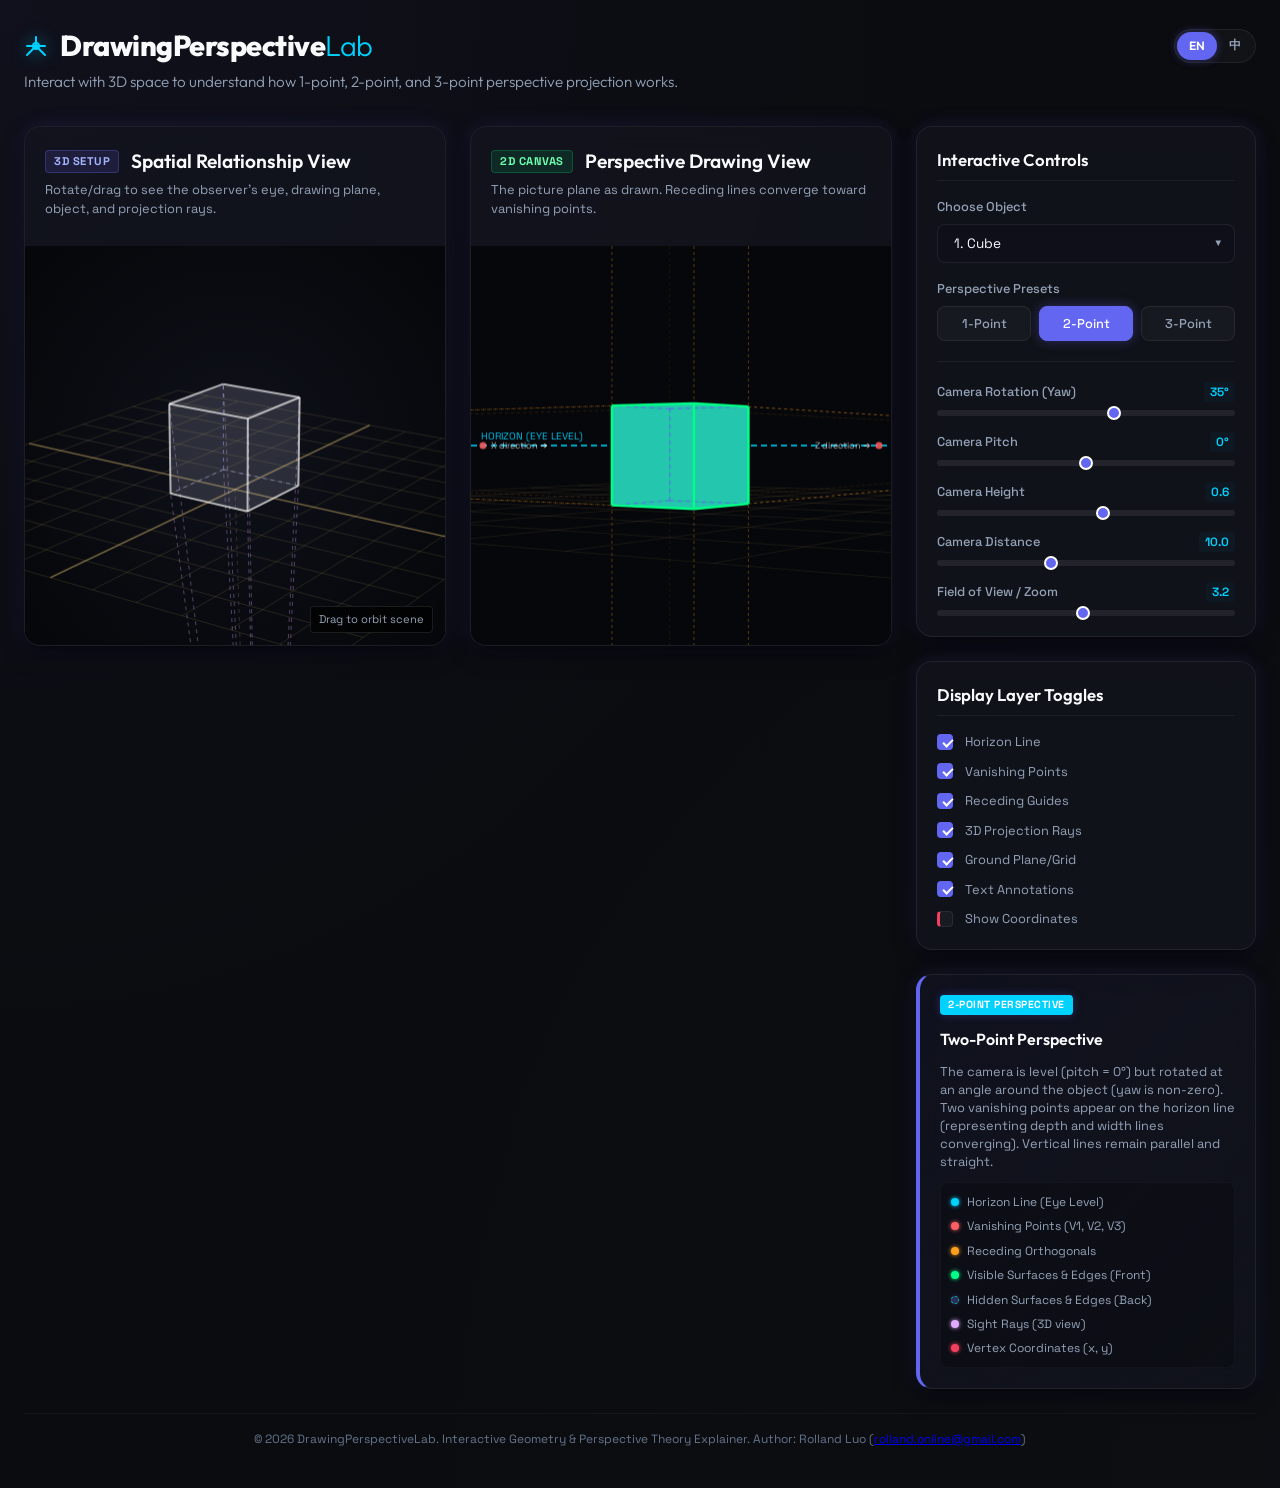
<file: index.html>
<!DOCTYPE html>
<html lang="en">

<head>
  <meta charset="UTF-8">
  <meta name="viewport" content="width=device-width, initial-scale=1.0">
  <title>Interactive Perspective Drawing Explainer</title>
  <!-- Google Fonts -->
  <link rel="preconnect" href="https://fonts.googleapis.com">
  <link rel="preconnect" href="https://fonts.gstatic.com" crossorigin>
  <link
    href="https://fonts.googleapis.com/css2?family=Space+Grotesk:wght@400;500;700&family=Outfit:wght@300;400;600;800&display=swap"
    rel="stylesheet">
  <!-- Stylesheets -->
  <link rel="stylesheet" href="styles.css?v=10">
</head>

<body>
  <div class="app-container">
    <header class="app-header">
      <div class="header-main-row">
        <div class="header-logo">
          <svg width="24" height="24" viewBox="0 0 24 24" fill="none" xmlns="http://www.w3.org/2000/svg">
            <path d="M21 21L12 12M12 12L3 21M12 12V3M12 12H21M12 12H3" stroke="currentColor" stroke-width="2"
              stroke-linecap="round" />
            <circle cx="12" cy="12" r="3" stroke="currentColor" stroke-width="2" />
          </svg>
          <h1>DrawingPerspective<span>Lab</span></h1>
        </div>
        <div class="lang-switch-container">
          <button class="lang-btn active" id="btn-lang-en">EN</button>
          <button class="lang-btn" id="btn-lang-zh">中</button>
        </div>
      </div>
      <p class="header-subtitle" id="header-subtitle">Interact with 3D space to understand how 1-point, 2-point, and
        3-point perspective projection works.</p>
    </header>

    <main class="app-layout">
      <!-- Visualizer Section -->
      <section class="visualizer-container">
        <!-- 3D Scene Viewer Card -->
        <div class="card canvas-card" id="setup-card">
          <div class="card-header">
            <div class="card-title-group">
              <span class="badge badge-primary" id="setup-badge">3D Setup</span>
              <h2 id="setup-title">Spatial Relationship View</h2>
            </div>
            <p class="card-description" id="setup-desc">Rotate/drag to see the observer's eye, drawing plane, object,
              and projection rays.</p>
          </div>
          <div class="canvas-wrapper">
            <canvas id="setup-canvas"></canvas>
            <div class="canvas-overlay-hint" id="setup-hint">Drag to orbit scene</div>
          </div>
        </div>

        <!-- 2D Projected Canvas Card -->
        <div class="card canvas-card" id="perspective-card">
          <div class="card-header">
            <div class="card-title-group">
              <span class="badge badge-success" id="persp-badge">2D Canvas</span>
              <h2 id="persp-title">Perspective Drawing View</h2>
            </div>
            <p class="card-description" id="persp-desc">The picture plane as drawn. Receding lines converge toward
              vanishing points.</p>
          </div>
          <div class="canvas-wrapper">
            <canvas id="perspective-canvas"></canvas>
          </div>
        </div>
      </section>

      <!-- Sidebar Controls Section -->
      <aside class="controls-sidebar">
        <!-- Configuration Card -->
        <div class="card">
          <h3 id="controls-title">Interactive Controls</h3>

          <!-- Object Selection -->
          <div class="control-group">
            <label for="object-select" id="label-object-select">Choose Object</label>
            <div class="select-wrapper">
              <select id="object-select">
                <option value="cube" selected>1. Cube</option>
                <option value="chair">2. Armchair</option>
                <option value="house">3. Simplified House</option>
                <option value="column">4. Cylinder</option>
                <option value="triPrism">5. Prism</option>
                <option value="railroad">6. Railroad Track</option>
                <option value="stairs">7. Staircase</option>
                <option value="plate">8. Decorated Plate</option>
              </select>
            </div>
          </div>

          <!-- Presets -->
          <div class="control-group">
            <label id="label-presets">Perspective Presets</label>
            <div class="button-grid">
              <button id="btn-1pt" class="btn btn-preset active">1-Point</button>
              <button id="btn-2pt" class="btn btn-preset">2-Point</button>
              <button id="btn-3pt" class="btn btn-preset">3-Point</button>
            </div>
          </div>

          <hr class="divider">

          <!-- Camera Adjustments -->
          <div class="control-group">
            <div class="slider-header">
              <label for="slider-yaw" id="label-yaw">Camera Rotation (Yaw)</label>
              <span class="slider-val" id="val-yaw">0°</span>
            </div>
            <input type="range" id="slider-yaw" min="-180" max="180" value="0" step="1">
          </div>

          <div class="control-group">
            <div class="slider-header">
              <label for="slider-pitch" id="label-pitch">Camera Pitch</label>
              <span class="slider-val" id="val-pitch">0°</span>
            </div>
            <input type="range" id="slider-pitch" min="-85" max="85" value="0" step="1">
          </div>

          <div class="control-group">
            <div class="slider-header">
              <label for="slider-height" id="label-height">Camera Height</label>
              <span class="slider-val" id="val-height">1.0</span>
            </div>
            <input type="range" id="slider-height" min="-5" max="5" value="1.0" step="0.1">
          </div>

          <div class="control-group">
            <div class="slider-header">
              <label for="slider-distance" id="label-distance">Camera Distance</label>
              <span class="slider-val" id="val-distance">12.0</span>
            </div>
            <input type="range" id="slider-distance" min="1" max="25" value="12.0" step="0.5">
          </div>

          <div class="control-group">
            <div class="slider-header">
              <label for="slider-fov" id="label-fov">Field of View / Zoom</label>
              <span class="slider-val" id="val-fov">3.0</span>
            </div>
            <input type="range" id="slider-fov" min="0.5" max="6.0" value="3.0" step="0.1">
          </div>
        </div>

        <!-- Visibility Toggles -->
        <div class="card">
          <h3 id="toggles-title">Display Layer Toggles</h3>

          <div class="checkbox-grid">
            <label class="checkbox-label">
              <input type="checkbox" id="chk-horizon" checked>
              <span class="checkbox-custom horizon"></span>
              <span id="lbl-horizon">Horizon Line</span>
            </label>

            <label class="checkbox-label">
              <input type="checkbox" id="chk-vanishing" checked>
              <span class="checkbox-custom vanishing"></span>
              <span id="lbl-vanishing">Vanishing Points</span>
            </label>

            <label class="checkbox-label">
              <input type="checkbox" id="chk-orthogonals" checked>
              <span class="checkbox-custom orthogonals"></span>
              <span id="lbl-orthogonals">Receding Guides</span>
            </label>

            <label class="checkbox-label">
              <input type="checkbox" id="chk-rays" checked>
              <span class="checkbox-custom rays"></span>
              <span id="lbl-rays">3D Projection Rays</span>
            </label>

            <label class="checkbox-label">
              <input type="checkbox" id="chk-ground" checked>
              <span class="checkbox-custom ground"></span>
              <span id="lbl-ground">Ground Plane/Grid</span>
            </label>

            <label class="checkbox-label">
              <input type="checkbox" id="chk-labels" checked>
              <span class="checkbox-custom labels"></span>
              <span id="lbl-labels">Text Annotations</span>
            </label>

            <label class="checkbox-label">
              <input type="checkbox" id="chk-coords">
              <span class="checkbox-custom coords"></span>
              <span id="lbl-coords">Show Coordinates</span>
            </label>
          </div>
        </div>

        <!-- Concept Explainer Card -->
        <div class="card highlight-card" id="explainer-card">
          <div class="explainer-mode-badge" id="explainer-type-badge">2-Point Perspective</div>
          <h4 id="explainer-title">Two-Point Perspective</h4>
          <p id="explainer-text" class="explainer-description">
            Looking at the object from an angle while the camera remains level creates two vanishing points on the
            horizon line. Vertical lines remain parallel.
          </p>
          <div class="legend-box">
            <div class="legend-item"><span class="color-dot horizon-dot"></span> <span id="leg-horizon">Horizon Line
                (Eye Level)</span></div>
            <div class="legend-item"><span class="color-dot vanishing-dot"></span> <span id="leg-vanishing">Vanishing
                Points (V1, V2, V3)</span></div>
            <div class="legend-item"><span class="color-dot orthogonals-dot"></span> <span id="leg-orthogonals">Receding
                Orthogonals</span></div>
            <div class="legend-item"><span class="color-dot wireframe-dot"></span> <span id="leg-wireframe">Visible
                Surfaces & Edges (Front)</span></div>
            <div class="legend-item"><span class="color-dot hidden-dot"></span> <span id="leg-hidden">Hidden Surfaces &
                Edges (Back)</span></div>
            <div class="legend-item"><span class="color-dot rays-dot"></span> <span id="leg-rays">Sight Rays (3D
                view)</span></div>
            <div class="legend-item"><span class="color-dot coords-dot"></span> <span id="leg-coords">Vertex Coordinates (x, y)</span></div>
          </div>
        </div>
      </aside>
    </main>

    <footer class="app-footer">
      <p id="footer-text">&copy; 2026 DrawingPerspectiveLab. Interactive Geometry & Perspective Theory Explainer.
        Author: Rolland Luo (<a href="mailto:rolland.online@gmail.com">rolland.online@gmail.com</a>)</p>
    </footer>
  </div>

  <!-- Javascript Core -->
  <script src="app.js?v=20"></script>
</body>

</html>
</file>
<file: styles.css>
/* Theme and Variable Definitions */
:root {
  --bg-color: #0b0c10;
  --bg-grid: #13151f;
  --card-bg: rgba(20, 22, 32, 0.65);
  --card-border: rgba(255, 255, 255, 0.07);
  --text-primary: #f8fafc;
  --text-secondary: #94a3b8;
  --text-muted: #64748b;
  
  --primary: #6366f1;
  --primary-hover: #4f46e5;
  --primary-glow: rgba(99, 102, 241, 0.35);
  
  /* Feature Colors (matching implementation_plan.md) */
  --color-horizon: #00d2ff;
  --color-vanishing: #ff5e62;
  --color-orthogonals: #ff9f1c;
  --color-wireframe: #00ff87;
  --color-rays: #e0aaff;
  --color-ground: #ffd97d;
  --color-labels: #ffffff;
  --color-coords: #f43f5e;
  
  --font-display: 'Outfit', -apple-system, BlinkMacSystemFont, "Segoe UI", Roboto, sans-serif;
  --font-sans: 'Space Grotesk', -apple-system, BlinkMacSystemFont, "Segoe UI", Roboto, sans-serif;
  
  --transition-fast: 0.15s ease;
  --transition-normal: 0.25s ease;
  
  --shadow-lg: 0 10px 25px -5px rgba(0, 0, 0, 0.5), 0 8px 10px -6px rgba(0, 0, 0, 0.5);
  --shadow-glow: 0 0 20px rgba(99, 102, 241, 0.15);
}

/* Reset & Core Styles */
* {
  box-sizing: border-box;
  margin: 0;
  padding: 0;
}

body {
  background-color: var(--bg-color);
  background-image: 
    radial-gradient(at 0% 0%, rgba(99, 102, 241, 0.05) 0px, transparent 50%),
    radial-gradient(at 100% 100%, rgba(29, 78, 88, 0.03) 0px, transparent 50%);
  color: var(--text-primary);
  font-family: var(--font-sans);
  line-height: 1.5;
  min-height: 100vh;
  overflow-x: hidden;
}

/* Scrollbars */
::-webkit-scrollbar {
  width: 8px;
  height: 8px;
}
::-webkit-scrollbar-track {
  background: rgba(255, 255, 255, 0.02);
}
::-webkit-scrollbar-thumb {
  background: rgba(255, 255, 255, 0.15);
  border-radius: 4px;
}
::-webkit-scrollbar-thumb:hover {
  background: rgba(255, 255, 255, 0.25);
}

/* App Layout */
.app-container {
  display: flex;
  flex-direction: column;
  min-height: 100vh;
  padding: 1.5rem;
  max-width: 1700px;
  margin: 0 auto;
  gap: 1.5rem;
}

/* Header */
.app-header {
  display: flex;
  flex-direction: column;
  gap: 0.25rem;
  padding-bottom: 0.5rem;
}

.header-main-row {
  display: flex;
  justify-content: space-between;
  align-items: center;
  width: 100%;
}

.header-logo {
  display: flex;
  align-items: center;
  gap: 0.75rem;
  color: var(--primary);
}

.lang-switch-container {
  display: flex;
  background: rgba(255, 255, 255, 0.03);
  border: 1px solid var(--card-border);
  border-radius: 20px;
  padding: 2px;
  backdrop-filter: blur(8px);
  -webkit-backdrop-filter: blur(8px);
}

.lang-btn {
  background: transparent;
  border: none;
  color: var(--text-secondary);
  font-family: var(--font-display);
  font-size: 0.75rem;
  font-weight: 600;
  padding: 0.35rem 0.75rem;
  border-radius: 18px;
  cursor: pointer;
  transition: all var(--transition-fast);
  outline: none;
}

.lang-btn:hover {
  color: var(--text-primary);
}

.lang-btn.active {
  background: var(--primary);
  color: #fff;
  box-shadow: 0 0 10px rgba(99, 102, 241, 0.4);
}

.header-logo svg {
  color: var(--color-horizon);
  filter: drop-shadow(0 0 8px rgba(0, 210, 255, 0.5));
  animation: logo-glow 3s infinite alternate;
}

@keyframes logo-glow {
  0% { filter: drop-shadow(0 0 4px rgba(0, 210, 255, 0.3)); }
  100% { filter: drop-shadow(0 0 10px rgba(0, 210, 255, 0.8)); }
}

.header-logo h1 {
  font-family: var(--font-display);
  font-size: 1.8rem;
  font-weight: 800;
  letter-spacing: -0.5px;
  color: var(--text-primary);
}

.header-logo h1 span {
  color: var(--color-horizon);
  font-weight: 300;
}

.header-subtitle {
  font-family: var(--font-display);
  font-size: 0.95rem;
  color: var(--text-secondary);
  font-weight: 300;
  max-width: 800px;
}

/* Main Layout Grid */
.app-layout {
  display: grid;
  grid-template-columns: 1fr 340px;
  gap: 1.5rem;
  align-items: start;
  flex: 1;
}

@media (max-width: 1200px) {
  .app-layout {
    grid-template-columns: 1fr;
  }
}

/* Visualizer (Canvases) */
.visualizer-container {
  display: grid;
  grid-template-columns: 1fr;
  gap: 1.5rem;
}

@media (min-width: 850px) {
  .visualizer-container {
    grid-template-columns: 1fr 1fr;
  }
}

/* Card Styling (Glassmorphism) */
.card {
  background: var(--card-bg);
  border: 1px solid var(--card-border);
  border-radius: 16px;
  padding: 1.25rem;
  backdrop-filter: blur(12px);
  -webkit-backdrop-filter: blur(12px);
  box-shadow: var(--shadow-lg), var(--shadow-glow);
  display: flex;
  flex-direction: column;
  gap: 1rem;
}

.canvas-card {
  padding: 0;
  overflow: hidden;
  height: 520px;
  display: flex;
  flex-direction: column;
  border: 1px solid rgba(255, 255, 255, 0.05);
}

.card-header {
  padding: 1.25rem 1.25rem 0.75rem 1.25rem;
}

.card-title-group {
  display: flex;
  align-items: center;
  gap: 0.75rem;
  margin-bottom: 0.25rem;
}

.card-header h2 {
  font-family: var(--font-display);
  font-size: 1.2rem;
  font-weight: 600;
}

.card-description {
  font-size: 0.8rem;
  color: var(--text-secondary);
}

/* Badges */
.badge {
  font-size: 0.7rem;
  text-transform: uppercase;
  font-weight: 700;
  letter-spacing: 0.5px;
  padding: 0.15rem 0.5rem;
  border-radius: 4px;
}

.badge-primary {
  background: rgba(99, 102, 241, 0.15);
  color: #a5b4fc;
  border: 1px solid rgba(99, 102, 241, 0.3);
}

.badge-success {
  background: rgba(0, 255, 135, 0.1);
  color: #6effb0;
  border: 1px solid rgba(0, 255, 135, 0.2);
}

/* Canvas Wrapper & Aspect Ratio */
.canvas-wrapper {
  flex: 1;
  position: relative;
  background: #06070a;
  display: flex;
  align-items: center;
  justify-content: center;
  min-height: 0; /* Important for flex child sizing */
}

canvas {
  width: 100%;
  height: 100%;
  display: block;
}

.canvas-overlay-hint {
  position: absolute;
  bottom: 12px;
  right: 12px;
  background: rgba(0, 0, 0, 0.7);
  border: 1px solid rgba(255, 255, 255, 0.1);
  padding: 4px 8px;
  border-radius: 4px;
  font-size: 0.7rem;
  color: var(--text-secondary);
  pointer-events: none;
  backdrop-filter: blur(4px);
}

/* Sidebar Controls */
.controls-sidebar {
  display: flex;
  flex-direction: column;
  gap: 1.5rem;
}

h3 {
  font-family: var(--font-display);
  font-size: 1.05rem;
  font-weight: 600;
  color: var(--text-primary);
  border-bottom: 1px solid rgba(255, 255, 255, 0.05);
  padding-bottom: 0.5rem;
}

/* Form Controls */
.control-group {
  display: flex;
  flex-direction: column;
  gap: 0.5rem;
}

.control-group label {
  font-size: 0.8rem;
  font-weight: 500;
  color: var(--text-secondary);
}

/* Dropdown Select styling */
.select-wrapper {
  position: relative;
}

select {
  width: 100%;
  background: rgba(15, 17, 26, 0.8);
  border: 1px solid var(--card-border);
  border-radius: 8px;
  padding: 0.6rem 1rem;
  color: var(--text-primary);
  font-family: var(--font-sans);
  font-size: 0.85rem;
  appearance: none;
  cursor: pointer;
  outline: none;
  transition: border-color var(--transition-fast);
}

select:focus {
  border-color: var(--primary);
}

.select-wrapper::after {
  content: '▼';
  font-size: 0.6rem;
  color: var(--text-secondary);
  position: absolute;
  right: 12px;
  top: 50%;
  transform: translateY(-50%);
  pointer-events: none;
}

/* Buttons and Preset Grid */
.button-grid {
  display: grid;
  grid-template-columns: repeat(3, 1fr);
  gap: 0.5rem;
}

.btn {
  background: rgba(255, 255, 255, 0.03);
  border: 1px solid var(--card-border);
  color: var(--text-secondary);
  padding: 0.5rem;
  border-radius: 8px;
  cursor: pointer;
  font-family: var(--font-sans);
  font-size: 0.8rem;
  font-weight: 500;
  transition: all var(--transition-fast);
  outline: none;
}

.btn:hover {
  background: rgba(255, 255, 255, 0.08);
  color: var(--text-primary);
  border-color: rgba(255, 255, 255, 0.15);
}

.btn-preset.active {
  background: var(--primary);
  border-color: var(--primary);
  color: white;
  box-shadow: 0 0 12px var(--primary-glow);
}

.divider {
  border: 0;
  height: 1px;
  background: rgba(255, 255, 255, 0.06);
  margin: 0.25rem 0;
}

/* Slider Controls */
.slider-header {
  display: flex;
  justify-content: space-between;
  align-items: center;
}

.slider-val {
  font-size: 0.75rem;
  font-weight: 600;
  color: var(--color-horizon);
  background: rgba(0, 110, 155, 0.08);
  padding: 1px 6px;
  border-radius: 4px;
}

/* Custom Range Inputs */
input[type="range"] {
  -webkit-appearance: none;
  width: 100%;
  height: 6px;
  background: rgba(255, 255, 255, 0.08);
  border-radius: 3px;
  outline: none;
  cursor: pointer;
}

input[type="range"]::-webkit-slider-thumb {
  -webkit-appearance: none;
  width: 14px;
  height: 14px;
  border-radius: 50%;
  background: var(--primary);
  border: 2px solid #fff;
  cursor: pointer;
  transition: transform var(--transition-fast);
}

input[type="range"]::-webkit-slider-thumb:hover {
  transform: scale(1.25);
  background: var(--color-horizon);
}

/* Checkbox Toggle Grid */
.checkbox-grid {
  display: grid;
  grid-template-columns: 1fr;
  gap: 0.65rem;
}

.checkbox-label {
  display: flex;
  align-items: center;
  gap: 0.75rem;
  font-size: 0.8rem;
  color: var(--text-secondary);
  cursor: pointer;
  user-select: none;
}

.checkbox-label input {
  position: absolute;
  opacity: 0;
  cursor: pointer;
  height: 0;
  width: 0;
}

.checkbox-custom {
  position: relative;
  height: 16px;
  width: 16px;
  background-color: rgba(255, 255, 255, 0.04);
  border: 1px solid var(--card-border);
  border-radius: 4px;
  transition: all var(--transition-fast);
}

.checkbox-label:hover .checkbox-custom {
  background-color: rgba(255, 255, 255, 0.1);
  border-color: rgba(255, 255, 255, 0.2);
}

.checkbox-label input:checked ~ .checkbox-custom {
  background-color: var(--primary);
  border-color: var(--primary);
}

/* Individual Checkbox Colored Icons */
.checkbox-label input:checked ~ .checkbox-custom::after {
  content: "";
  position: absolute;
  display: block;
  left: 5px;
  top: 2px;
  width: 4px;
  height: 8px;
  border: solid white;
  border-width: 0 2px 2px 0;
  transform: rotate(45deg);
}

/* Apply feature color accents to toggle checkboxes */
.checkbox-custom.horizon { border-left: 3px solid var(--color-horizon); }
.checkbox-custom.vanishing { border-left: 3px solid var(--color-vanishing); }
.checkbox-custom.orthogonals { border-left: 3px solid var(--color-orthogonals); }
.checkbox-custom.rays { border-left: 3px solid var(--color-rays); }
.checkbox-custom.ground { border-left: 3px solid var(--color-ground); }
.checkbox-custom.labels { border-left: 3px solid var(--color-labels); }
.checkbox-custom.coords { border-left: 3px solid var(--color-coords); }

/* Highlight Card & Legend */
.highlight-card {
  border-left: 4px solid var(--primary);
  background: linear-gradient(135deg, rgba(99, 102, 241, 0.06) 0%, rgba(20, 22, 32, 0.6) 100%);
  gap: 0.75rem;
}

.explainer-mode-badge {
  align-self: flex-start;
  font-size: 0.65rem;
  font-weight: 700;
  background: var(--primary);
  color: #fff;
  padding: 0.15rem 0.5rem;
  border-radius: 4px;
  letter-spacing: 0.5px;
  text-transform: uppercase;
  box-shadow: 0 0 10px rgba(99, 102, 241, 0.3);
}

.highlight-card h4 {
  font-family: var(--font-display);
  font-size: 1rem;
  font-weight: 600;
}

.explainer-description {
  font-size: 0.8rem;
  color: var(--text-secondary);
  line-height: 1.4;
}

.legend-box {
  display: flex;
  flex-direction: column;
  gap: 0.4rem;
  background: rgba(0, 0, 0, 0.2);
  padding: 0.6rem;
  border-radius: 8px;
  border: 1px solid rgba(255, 255, 255, 0.03);
}

.legend-item {
  display: flex;
  align-items: center;
  gap: 0.5rem;
  font-size: 0.75rem;
  color: var(--text-secondary);
}

.color-dot {
  width: 8px;
  height: 8px;
  border-radius: 50%;
  display: inline-block;
}

.horizon-dot { background-color: var(--color-horizon); box-shadow: 0 0 4px var(--color-horizon); }
.vanishing-dot { background-color: var(--color-vanishing); box-shadow: 0 0 4px var(--color-vanishing); }
.orthogonals-dot { background-color: var(--color-orthogonals); box-shadow: 0 0 4px var(--color-orthogonals); }
.wireframe-dot { background-color: var(--color-wireframe); box-shadow: 0 0 4px var(--color-wireframe); }
.hidden-dot { background-color: rgba(99, 102, 241, 0.35); border: 1px dashed rgba(0, 255, 135, 0.6); box-shadow: 0 0 4px rgba(99, 102, 241, 0.3); }
.rays-dot { background-color: var(--color-rays); box-shadow: 0 0 4px var(--color-rays); }
.coords-dot { background-color: var(--color-coords); box-shadow: 0 0 4px var(--color-coords); }

/* Footer */
.app-footer {
  text-align: center;
  font-size: 0.75rem;
  color: var(--text-muted);
  padding: 1rem 0;
  border-top: 1px solid rgba(255, 255, 255, 0.04);
}
</file>
